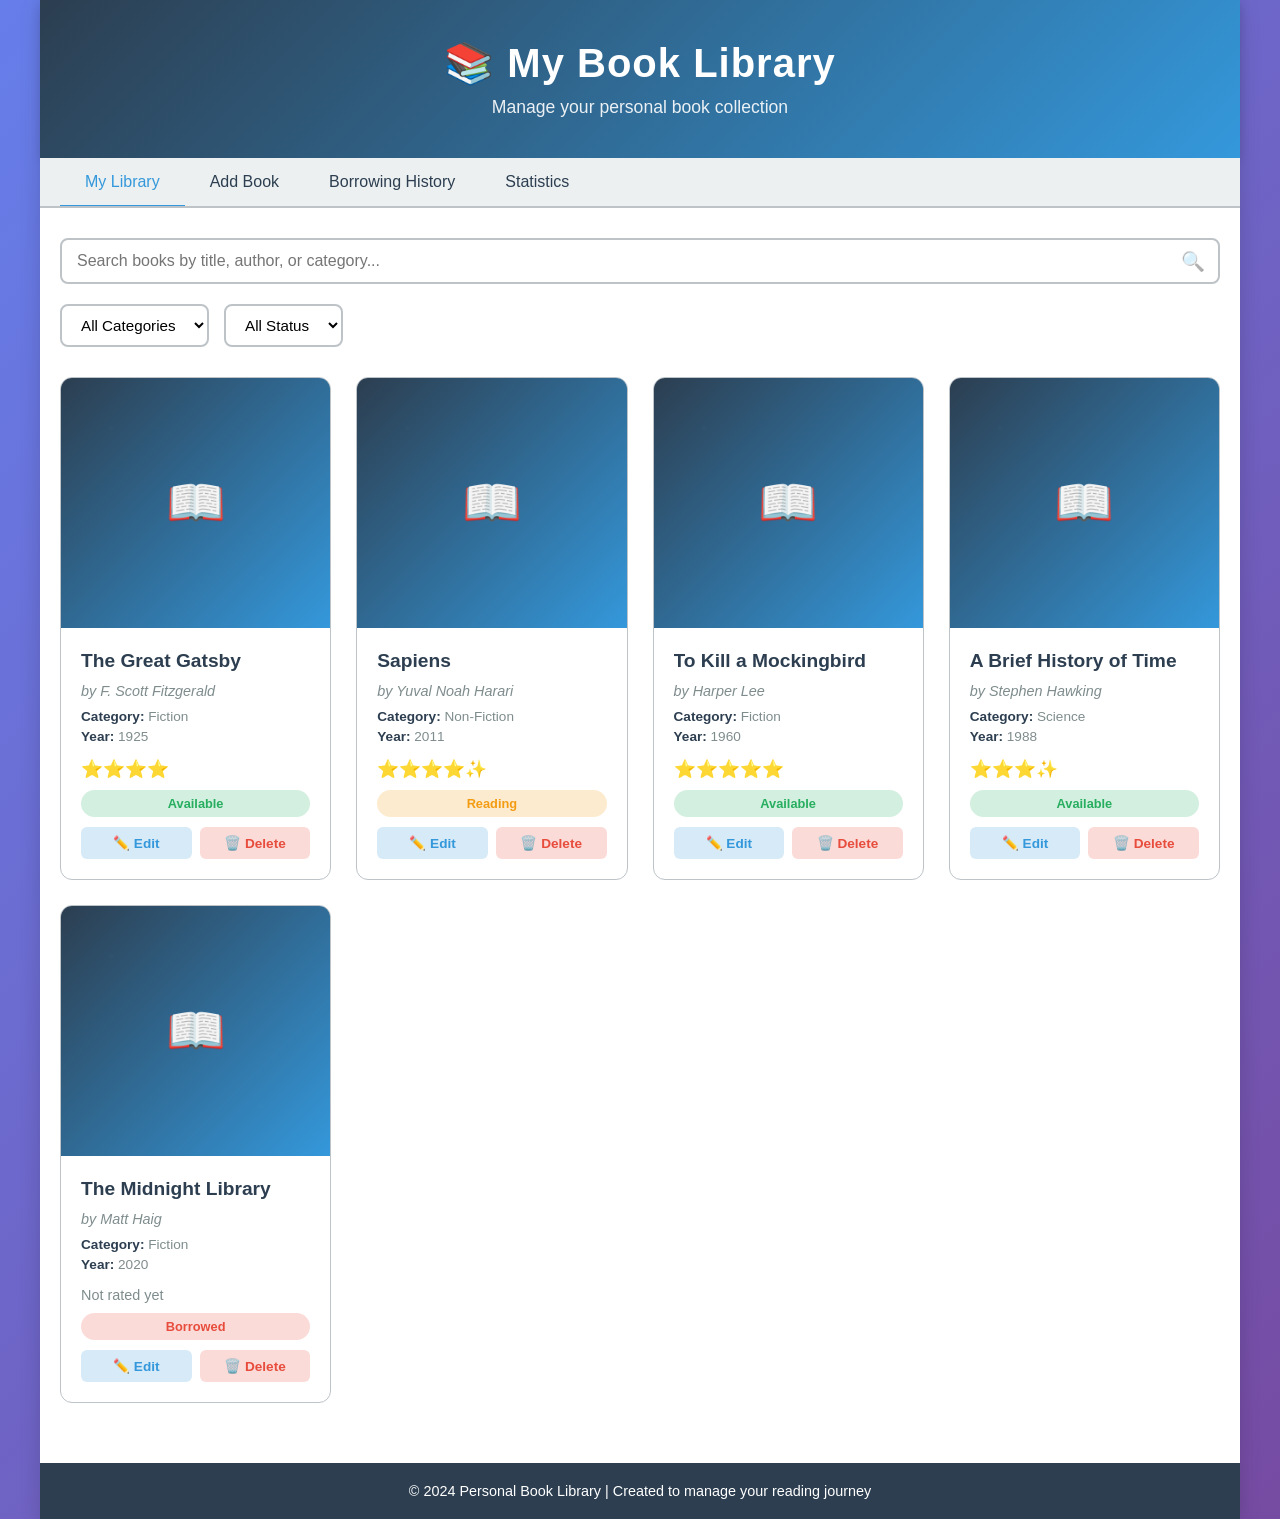
<file: Book Library/index.html>
<!DOCTYPE html>
<html lang="en">

<head>
    <meta charset="UTF-8">
    <meta name="viewport" content="width=device-width, initial-scale=1.0">
    <title>Personal Book Library</title>
    <link rel="stylesheet" href="styles.css">
</head>

<body>
    <div class="container">
        <!-- Header -->
        <header class="header">
            <div class="header-content">
                <h1>📚 My Book Library</h1>
                <p class="subtitle">Manage your personal book collection</p>
            </div>
        </header>

        <!-- Navigation Tabs -->
        <nav class="nav-tabs">
            <button class="tab-btn active" data-tab="library">My Library</button>
            <button class="tab-btn" data-tab="add-book">Add Book</button>
            <button class="tab-btn" data-tab="history">Borrowing History</button>
            <button class="tab-btn" data-tab="stats">Statistics</button>
        </nav>

        <!-- Main Content -->
        <main class="main-content">
            <!-- Library Tab -->
            <section id="library" class="tab-content active">
                <div class="library-controls">
                    <div class="search-box">
                        <input type="text" id="searchInput" placeholder="Search books by title, author, or category...">
                        <span class="search-icon">🔍</span>
                    </div>
                    <div class="filter-section">
                        <select id="categoryFilter" class="filter-select">
                            <option value="">All Categories</option>
                            <option value="Fiction">Fiction</option>
                            <option value="Non-Fiction">Non-Fiction</option>
                            <option value="Science">Science</option>
                            <option value="Mystery">Mystery</option>
                            <option value="Romance">Romance</option>
                            <option value="Biography">Biography</option>
                            <option value="History">History</option>
                            <option value="Technology">Technology</option>
                            <option value="Self-Help">Self-Help</option>
                            <option value="Poetry">Poetry</option>
                        </select>
                        <select id="statusFilter" class="filter-select">
                            <option value="">All Status</option>
                            <option value="Available">Available</option>
                            <option value="Borrowed">Borrowed</option>
                            <option value="Reading">Reading</option>
                        </select>
                    </div>
                </div>

                <div id="booksGrid" class="books-grid">
                    <!-- Books will be dynamically added here -->
                </div>

                <div id="emptyState" class="empty-state">
                    <p>📖 No books in your library yet. Start by adding a book!</p>
                </div>
            </section>

            <!-- Add Book Tab -->
            <section id="add-book" class="tab-content">
                <div class="form-container">
                    <h2>Add New Book</h2>
                    <form id="bookForm">
                        <div class="form-group">
                            <label for="title">Book Title *</label>
                            <input type="text" id="title" required placeholder="Enter book title">
                        </div>

                        <div class="form-group">
                            <label for="author">Author *</label>
                            <input type="text" id="author" required placeholder="Enter author name">
                        </div>

                        <div class="form-row">
                            <div class="form-group">
                                <label for="category">Category *</label>
                                <select id="category" required>
                                    <option value="">Select category</option>
                                    <option value="Fiction">Fiction</option>
                                    <option value="Non-Fiction">Non-Fiction</option>
                                    <option value="Science">Science</option>
                                    <option value="Mystery">Mystery</option>
                                    <option value="Romance">Romance</option>
                                    <option value="Biography">Biography</option>
                                    <option value="History">History</option>
                                    <option value="Technology">Technology</option>
                                    <option value="Self-Help">Self-Help</option>
                                    <option value="Poetry">Poetry</option>
                                </select>
                            </div>

                            <div class="form-group">
                                <label for="year">Publication Year *</label>
                                <input type="number" id="year" required placeholder="e.g., 2023" min="1000" max="2100">
                            </div>
                        </div>

                        <div class="form-row">
                            <div class="form-group">
                                <label for="pages">Number of Pages</label>
                                <input type="number" id="pages" placeholder="e.g., 320" min="1">
                            </div>

                            <div class="form-group">
                                <label for="isbn">ISBN</label>
                                <input type="text" id="isbn" placeholder="Enter ISBN">
                            </div>
                        </div>

                        <div class="form-group">
                            <label for="status">Status *</label>
                            <select id="status" required>
                                <option value="Available">Available</option>
                                <option value="Reading">Reading</option>
                                <option value="Borrowed">Borrowed</option>
                            </select>
                        </div>

                        <div class="form-group">
                            <label for="rating">Rating (1-5 stars)</label>
                            <div class="rating-input">
                                <input type="number" id="rating" min="1" max="5" step="0.5" placeholder="4.5">
                                <span class="rating-help">Leave blank if not read yet</span>
                            </div>
                        </div>

                        <div class="form-group">
                            <label for="notes">Notes</label>
                            <textarea id="notes" rows="4"
                                placeholder="Add your thoughts, quotes, or reminders about this book..."></textarea>
                        </div>

                        <button type="submit" class="btn btn-primary">Add Book</button>
                    </form>
                </div>
            </section>

            <!-- Borrowing History Tab -->
            <section id="history" class="tab-content">
                <div class="history-container">
                    <h2>Borrowing History</h2>

                    <div class="history-filters">
                        <select id="historyFilter" class="filter-select">
                            <option value="">All Entries</option>
                            <option value="Borrowed">Borrowed</option>
                            <option value="Returned">Returned</option>
                        </select>
                    </div>

                    <div id="historyList" class="history-list">
                        <!-- History entries will be dynamically added here -->
                    </div>

                    <div id="emptyHistory" class="empty-state">
                        <p>📋 No borrowing history yet. Start borrowing books!</p>
                    </div>
                </div>
            </section>

            <!-- Statistics Tab -->
            <section id="stats" class="tab-content">
                <div class="stats-container">
                    <h2>Library Statistics</h2>

                    <div class="stats-grid">
                        <div class="stat-card">
                            <h3>Total Books</h3>
                            <p class="stat-number" id="totalBooks">0</p>
                        </div>
                        <div class="stat-card">
                            <h3>Books Available</h3>
                            <p class="stat-number" id="availableBooks">0</p>
                        </div>
                        <div class="stat-card">
                            <h3>Currently Reading</h3>
                            <p class="stat-number" id="readingBooks">0</p>
                        </div>
                        <div class="stat-card">
                            <h3>Books Borrowed</h3>
                            <p class="stat-number" id="borrowedBooks">0</p>
                        </div>
                        <div class="stat-card">
                            <h3>Average Rating</h3>
                            <p class="stat-number" id="avgRating">0.0</p>
                        </div>
                        <div class="stat-card">
                            <h3>Total Pages Read</h3>
                            <p class="stat-number" id="totalPages">0</p>
                        </div>
                    </div>

                    <div class="category-stats">
                        <h3>Books by Category</h3>
                        <div id="categoryStats" class="category-list">
                            <!-- Category statistics will be added here -->
                        </div>
                    </div>
                </div>
            </section>
        </main>

        <!-- Footer -->
        <footer class="footer">
            <p>&copy; 2024 Personal Book Library | Created to manage your reading journey</p>
        </footer>
    </div>

    <!-- Book Modal -->
    <div id="bookModal" class="modal">
        <div class="modal-content">
            <span class="close-btn">&times;</span>
            <div id="modalBody">
                <!-- Book details will be displayed here -->
            </div>
        </div>
    </div>

    <!-- Notification Toast -->
    <div id="notification" class="notification"></div>

    <script src="script.js"></script>
</body>

</html>
</file>
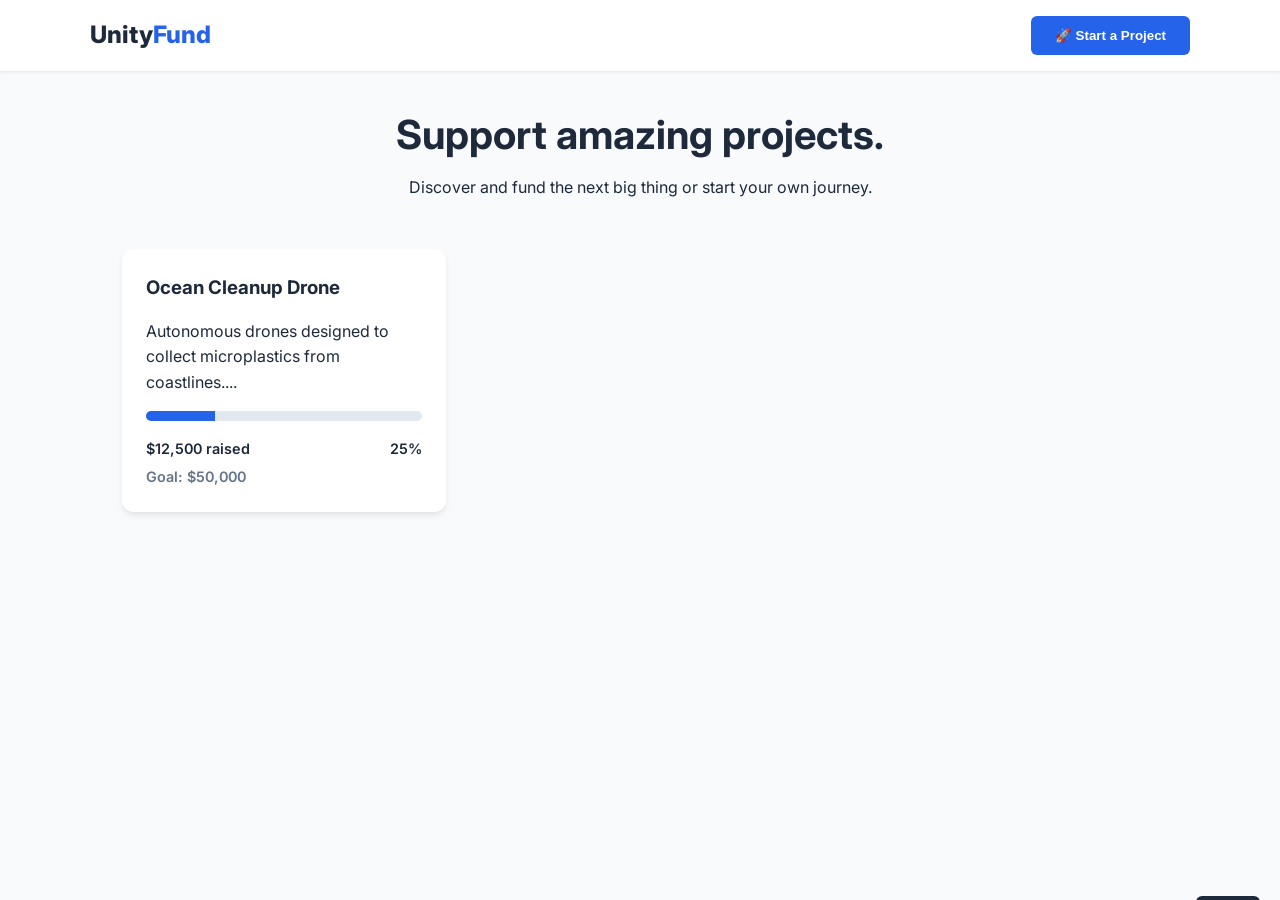
<file: Crowdfunding Platform/index.html>
<!DOCTYPE html>
<html lang="en">

<head>
    <meta charset="UTF-8">
    <meta name="viewport" content="width=device-width, initial-scale=1.0">
    <title>UnityFund | Crowdfunding Platform</title>
    <link rel="stylesheet" href="styles.css">
    <link href="https://fonts.googleapis.com/css2?family=Inter:wght@400;500;600;700&display=swap" rel="stylesheet">
</head>

<body>
    <nav class="navbar">
        <div class="nav-container">
            <h1 class="logo">Unity<span>Fund</span></h1>
            <button class="btn btn-primary" id="openCreateModal">🚀 Start a Project</button>
        </div>
    </nav>

    <main class="container">
        <header class="hero">
            <h2>Support amazing projects.</h2>
            <p>Discover and fund the next big thing or start your own journey.</p>
        </header>

        <div id="projectGrid" class="project-grid">
            <!-- Projects will be injected here -->
        </div>
    </main>

    <!-- Create Project Modal -->
    <div id="createModal" class="modal">
        <div class="modal-content">
            <span class="close" id="closeCreate">&times;</span>
            <h2>Create New Project</h2>
            <form id="projectForm">
                <div class="form-group">
                    <label>Project Title</label>
                    <input type="text" id="projTitle" required placeholder="e.g. Eco-friendly Water Bottle">
                </div>
                <div class="form-group">
                    <label>Description</label>
                    <textarea id="projDesc" required placeholder="Describe your mission..."></textarea>
                </div>
                <div class="form-group">
                    <label>Funding Goal ($)</label>
                    <input type="number" id="projGoal" required min="10">
                </div>
                <button type="submit" class="btn btn-block">Launch Project</button>
            </form>
        </div>
    </div>

    <!-- Project Detail Modal -->
    <div id="detailModal" class="modal">
        <div class="modal-content modal-large">
            <span class="close" id="closeDetail">&times;</span>
            <div id="detailView"></div>

            <div class="contribution-section">
                <h3>Back this project</h3>
                <div class="input-group">
                    <input type="number" id="contributeAmount" placeholder="Amount ($)" min="1">
                    <button class="btn btn-primary" id="confirmPayment">Contribute</button>
                </div>
            </div>

            <div class="update-section">
                <h3>Project Updates</h3>
                <div id="updateList" class="update-list"></div>
                <div class="add-update">
                    <textarea id="updateText" placeholder="Post a new update..."></textarea>
                    <button class="btn btn-secondary" id="postUpdate">Post Update</button>
                </div>
            </div>
        </div>
    </div>

    <!-- Payment Processing Overlay -->
    <div id="paymentOverlay" class="payment-overlay">
        <div class="loader-content">
            <div class="spinner"></div>
            <p>Processing Payment...</p>
        </div>
    </div>

    <div id="notification" class="notification"></div>

    <script src="script.js"></script>
</body>

</html>
</file>
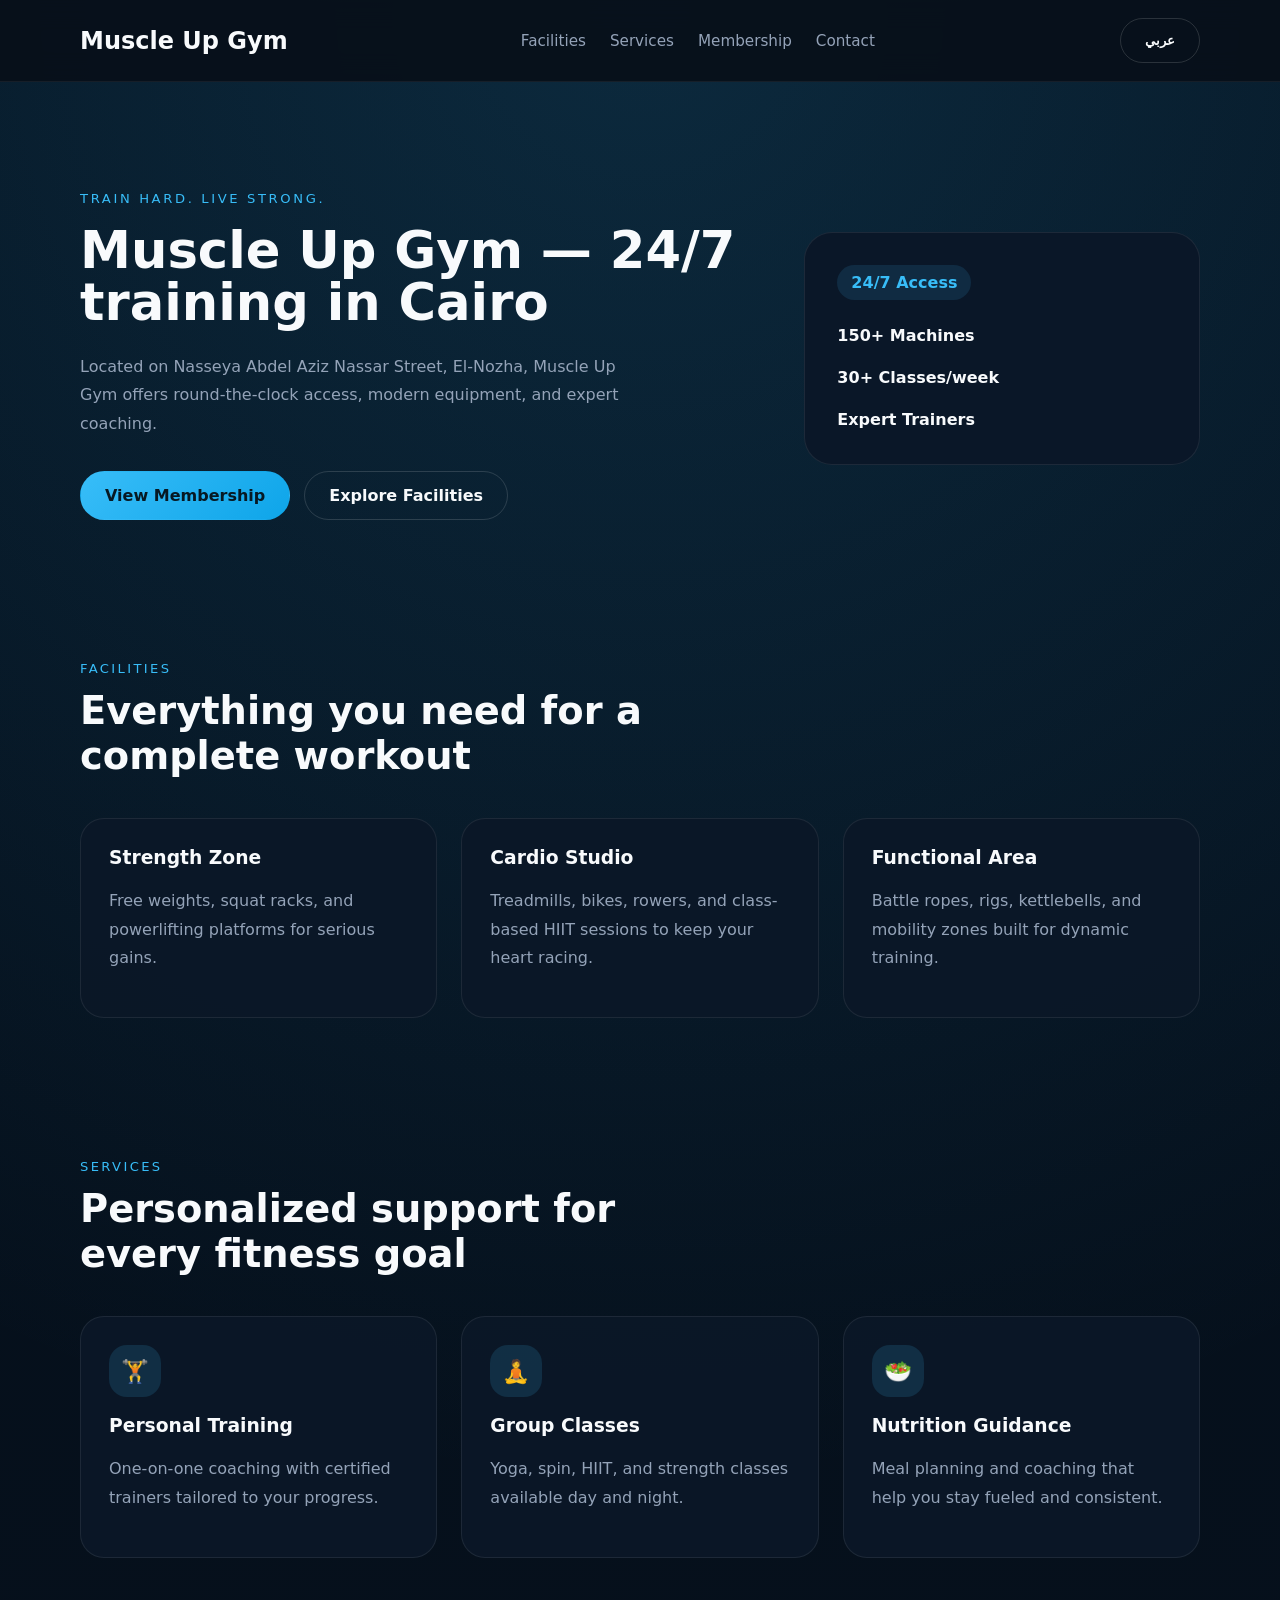
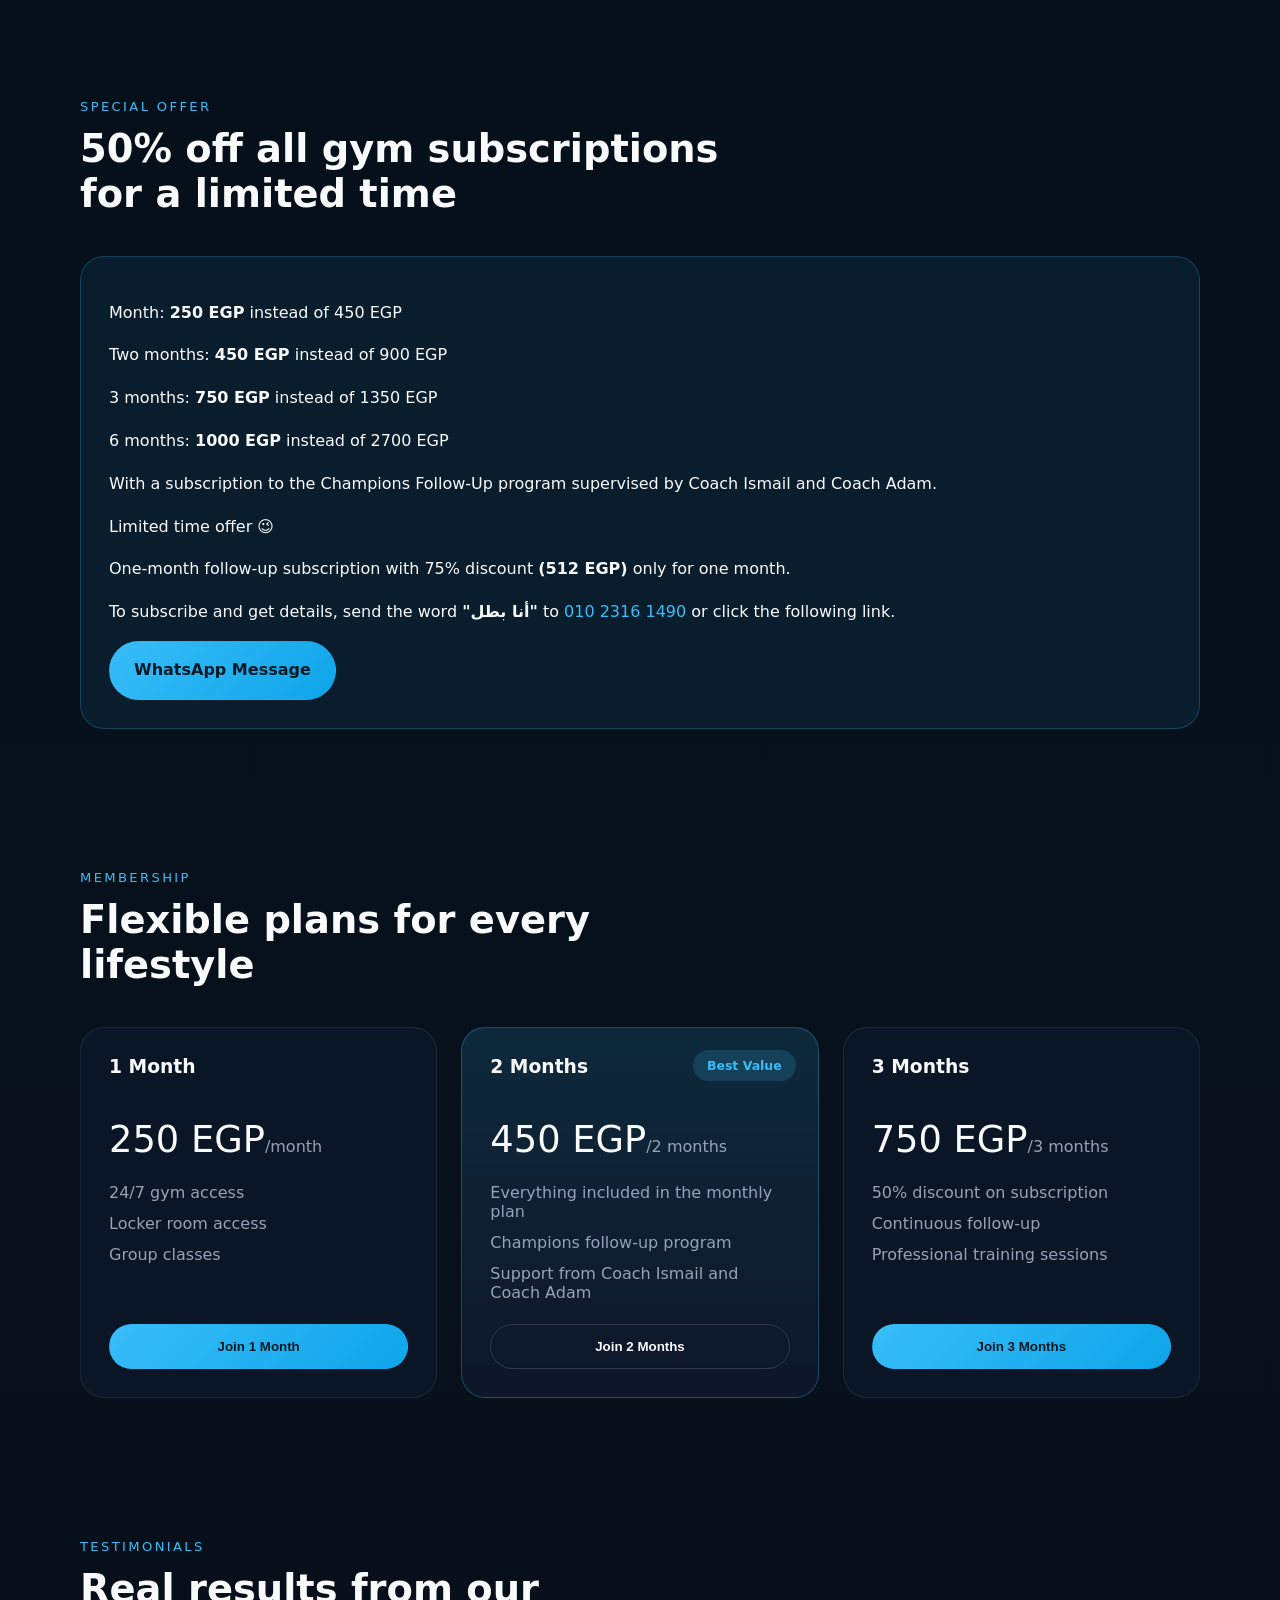
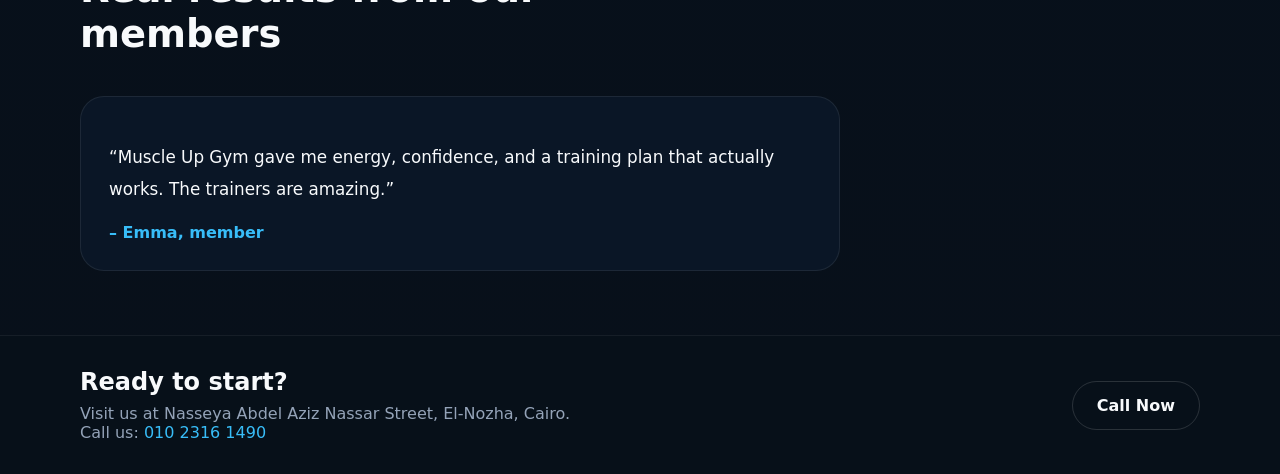
<file: Gym Website/index.html>
<!DOCTYPE html>
<html lang="en" dir="ltr">
<head>
  <meta charset="UTF-8" />
  <meta name="viewport" content="width=device-width, initial-scale=1.0" />
  <title>Muscle Up Gym</title>
  <link rel="stylesheet" href="styles.css" />
</head>
<body>
  <header class="site-header">
    <div class="container header-inner">
      <a href="#home" class="brand" id="brand">Muscle Up Gym</a>
      <nav class="site-nav" id="siteNav">
        <a href="#facilities" id="navFacilities">Facilities</a>
        <a href="#services" id="navServices">Services</a>
        <a href="#plans" id="navPlans">Membership</a>
        <a href="#contact" id="navContact">Contact</a>
      </nav>
      <button class="nav-toggle" id="navToggle" aria-label="Toggle navigation">☰</button>
      <button id="langToggle" class="btn btn-secondary lang-btn" aria-label="Switch language">عربي</button>
    </div>
  </header>

  <main>
    <section class="hero" id="home">
      <div class="container hero-content">
        <div>
          <p class="eyebrow" id="heroEyebrow">Train hard. Live strong.</p>
          <h1 id="heroTitle">Muscle Up Gym — 24/7 training in Cairo</h1>
          <p class="hero-copy" id="heroCopy">Located on Nasseya Abdel Aziz Nassar Street, El-Nozha, Muscle Up Gym offers round-the-clock access, modern equipment, and expert coaching.</p>
          <div class="hero-actions">
            <a href="#plans" class="btn btn-primary" id="heroMembershipBtn">View Membership</a>
            <a href="#facilities" class="btn btn-secondary" id="heroFacilitiesBtn">Explore Facilities</a>
          </div>
        </div>
        <div class="hero-card">
          <div class="hero-tag" id="heroTag">24/7 Access</div>
          <ul class="hero-stats">
            <li id="heroStat1"><strong>150+</strong> Machines</li>
            <li id="heroStat2"><strong>30+</strong> Classes/week</li>
            <li id="heroStat3"><strong>Expert</strong> Trainers</li>
          </ul>
        </div>
      </div>
    </section>

    <section class="section facilities" id="facilities">
      <div class="container">
        <div class="section-header">
          <p class="section-label" id="facilitiesLabel">Facilities</p>
          <h2 id="facilitiesTitle">Everything you need for a complete workout</h2>
        </div>
        <div class="grid cards-grid">
          <article class="card">
            <h3 id="strengthTitle">Strength Zone</h3>
            <p id="strengthDesc">Free weights, squat racks, and powerlifting platforms for serious gains.</p>
          </article>
          <article class="card">
            <h3 id="cardioTitle">Cardio Studio</h3>
            <p id="cardioDesc">Treadmills, bikes, rowers, and class-based HIIT sessions to keep your heart racing.</p>
          </article>
          <article class="card">
            <h3 id="functionalTitle">Functional Area</h3>
            <p id="functionalDesc">Battle ropes, rigs, kettlebells, and mobility zones built for dynamic training.</p>
          </article>
        </div>
      </div>
    </section>

    <section class="section services" id="services">
      <div class="container">
        <div class="section-header">
          <p class="section-label" id="servicesLabel">Services</p>
          <h2 id="servicesTitle">Personalized support for every fitness goal</h2>
        </div>
        <div class="grid services-grid">
          <article class="service-card">
            <span class="service-icon">🏋️</span>
            <h3 id="personalTrainingTitle">Personal Training</h3>
            <p id="personalTrainingDesc">One-on-one coaching with certified trainers tailored to your progress.</p>
          </article>
          <article class="service-card">
            <span class="service-icon">🧘</span>
            <h3 id="groupClassesTitle">Group Classes</h3>
            <p id="groupClassesDesc">Yoga, spin, HIIT, and strength classes available day and night.</p>
          </article>
          <article class="service-card">
            <span class="service-icon">🥗</span>
            <h3 id="nutritionGuidanceTitle">Nutrition Guidance</h3>
            <p id="nutritionGuidanceDesc">Meal planning and coaching that help you stay fueled and consistent.</p>
          </article>
        </div>
      </div>
    </section>

    <section class="section promo" id="offer">
      <div class="container">
        <div class="section-header">
          <p class="section-label" id="promoLabel">عرض خاص</p>
          <h2 id="promoTitle">خصم 50% على كل اشتراكات الجيم لفترة محدودة</h2>
        </div>
        <div class="promo-card">
          <p id="promoLine1">الشهر : <strong>250 جنيه</strong> بدل 450 جنيه</p>
          <p id="promoLine2">الشهرين : <strong>450 جنيه</strong> بدل 900 جنيه</p>
          <p id="promoLine3">3 شهور : <strong>750 جنيه</strong> بدل 1350 جنيه</p>
          <p id="promoLine4">6 شهور : <strong>1000 جنيه</strong> بدل 2700 جنيه</p>
          <p id="promoLine5">بشرط الاشتراك فى برنامج متابعة الأبطال تحت إشراف كابتن / إسماعيل و كابتن / أدم.</p>
          <p id="promoLine6">والسعر لفترة محدودة 😉</p>
          <p id="promoLine7">اشتراك الشهر متابعة بخصم 75% <strong>(512 جنيه)</strong> فقط للشهر.</p>
          <p id="promoContactLine">للإشتراك و التفاصيل أرسل كلمة <strong>"أنا بطل"</strong> على رقم <a href="tel:01023161490" class="footer-link" id="promoContactNumber">010 2316 1490</a> أو اضغط على الرابط التالي.</p>
          <a href="https://wa.me/201023161490?text=أنا%20بطل" class="btn btn-primary" id="promoWhatsAppBtn">رسالة واتساب</a>
        </div>
      </div>
    </section>

    <section class="section plans" id="plans">
      <div class="container">
        <div class="section-header">
          <p class="section-label" id="plansLabel">Membership</p>
          <h2 id="plansTitle">Flexible plans for every lifestyle</h2>
        </div>
        <div class="grid plans-grid">
          <article class="plan-card">
            <h3 id="plan1Title">1 شهر</h3>
            <p class="plan-price" id="plan1Price">250ج<span>/شهر</span></p>
            <ul>
              <li id="plan1li1">الجيم مفتوح طوال الوقت</li>
              <li id="plan1li2">دخول غرفة تبديل الملابس</li>
              <li id="plan1li3">حصص جماعية</li>
            </ul>
            <button class="btn btn-primary" id="plan1Btn">اشتراك الشهر</button>
          </article>
          <article class="plan-card featured">
            <span class="badge" id="plan2Badge">أفضل عرض</span>
            <h3 id="plan2Title">2 شهر</h3>
            <p class="plan-price" id="plan2Price">450ج<span>/شهرين</span></p>
            <ul>
              <li id="plan2li1">كل مميزات الاشتراك الشهري</li>
              <li id="plan2li2">برنامج متابعة الأبطال</li>
              <li id="plan2li3">دعم كابتن إسماعيل وكابتن أدم</li>
            </ul>
            <button class="btn btn-secondary" id="plan2Btn">اشتراك الشهرين</button>
          </article>
          <article class="plan-card">
            <h3 id="plan3Title">3 شهور</h3>
            <p class="plan-price" id="plan3Price">750ج<span>/3 شهور</span></p>
            <ul>
              <li id="plan3li1">تخفيض 50% على الاشتراك</li>
              <li id="plan3li2">متابعة مستمرة</li>
              <li id="plan3li3">جلسات ومتابعة احترافية</li>
            </ul>
            <button class="btn btn-primary" id="plan3Btn">اشتراك 3 شهور</button>
          </article>
        </div>
      </div>
    </section>

    <section class="section testimonials">
      <div class="container">
        <div class="section-header">
          <p class="section-label" id="testimonialsLabel">Testimonials</p>
          <h2 id="testimonialsTitle">Real results from our members</h2>
        </div>
        <div class="testimonial-card">
          <p id="testimonialText">“Muscle Up Gym gave me energy, confidence, and a training plan that actually works. The trainers are amazing.”</p>
          <strong id="testimonialAuthor">– Emma, member</strong>
        </div>
      </div>
    </section>
  </main>

  <footer class="site-footer" id="contact">
    <div class="container footer-inner">
      <div>
        <h2 id="footerTitle">Ready to start?</h2>
        <p id="footerLine1">Visit us at Nasseya Abdel Aziz Nassar Street, El-Nozha, Cairo.</p>
        <p id="footerLine2">Call us: <a href="tel:01023161490" class="footer-link" id="footerPhone">010 2316 1490</a></p>
      </div>
      <a href="tel:01023161490" class="btn btn-secondary" id="footerButton">Call Now</a>
    </div>
  </footer>

  <script src="script.js"></script>
</body>
</html>
</file>
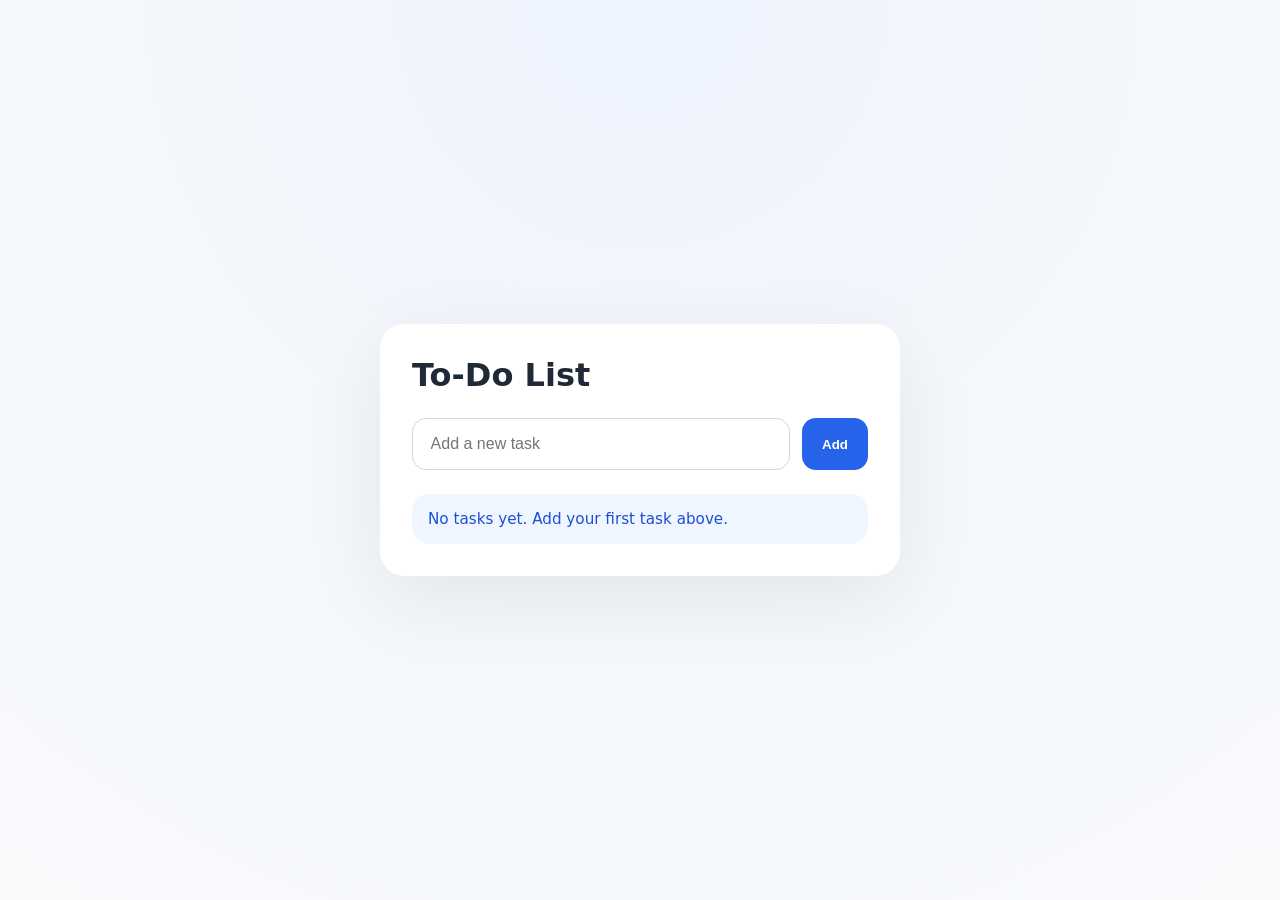
<file: To-Do List App/index.html>
<!DOCTYPE html>
<html lang="en">
<head>
  <meta charset="UTF-8" />
  <meta name="viewport" content="width=device-width, initial-scale=1.0" />
  <title>To-Do List App</title>
  <link rel="stylesheet" href="style.css" />
</head>
<body>
  <main class="app-shell">
    <section class="todo-card">
      <h1>To-Do List</h1>
      <form id="todo-form" class="todo-form">
        <input id="todo-input" type="text" placeholder="Add a new task" maxlength="100" autocomplete="off" />
        <button type="submit">Add</button>
      </form>
      <ul id="todo-list" class="todo-list"></ul>
    </section>
  </main>
  <script src="script.js"></script>
</body>
</html>
</file>
<file: Book Library/styles.css>
/* Global Styles */
:root {
    --primary-color: #2c3e50;
    --secondary-color: #3498db;
    --accent-color: #e74c3c;
    --success-color: #27ae60;
    --warning-color: #f39c12;
    --light-bg: #ecf0f1;
    --white: #ffffff;
    --text-dark: #2c3e50;
    --text-light: #7f8c8d;
    --border-color: #bdc3c7;
    --shadow: 0 2px 10px rgba(0, 0, 0, 0.1);
    --shadow-lg: 0 5px 20px rgba(0, 0, 0, 0.15);
    --transition: all 0.3s ease;
}

* {
    margin: 0;
    padding: 0;
    box-sizing: border-box;
}

body {
    font-family: 'Segoe UI', Tahoma, Geneva, Verdana, sans-serif;
    background: linear-gradient(135deg, #667eea 0%, #764ba2 100%);
    min-height: 100vh;
    color: var(--text-dark);
}

/* Container */
.container {
    max-width: 1200px;
    margin: 0 auto;
    background: var(--white);
    min-height: 100vh;
    display: flex;
    flex-direction: column;
    box-shadow: var(--shadow-lg);
}

/* Header */
.header {
    background: linear-gradient(135deg, var(--primary-color) 0%, var(--secondary-color) 100%);
    color: var(--white);
    padding: 40px 20px;
    text-align: center;
    box-shadow: var(--shadow);
}

.header-content h1 {
    font-size: 2.5rem;
    margin-bottom: 10px;
    font-weight: 700;
    letter-spacing: 1px;
}

.header-content .subtitle {
    font-size: 1.1rem;
    opacity: 0.9;
    font-weight: 300;
}

/* Navigation Tabs */
.nav-tabs {
    display: flex;
    background: var(--light-bg);
    border-bottom: 2px solid var(--border-color);
    overflow-x: auto;
    padding: 0 20px;
    gap: 0;
}

.tab-btn {
    background: none;
    border: none;
    padding: 15px 25px;
    font-size: 1rem;
    cursor: pointer;
    color: var(--text-dark);
    font-weight: 500;
    transition: var(--transition);
    position: relative;
    white-space: nowrap;
}

.tab-btn:hover {
    background: rgba(52, 152, 219, 0.1);
    color: var(--secondary-color);
}

.tab-btn.active {
    color: var(--secondary-color);
}

.tab-btn.active::after {
    content: '';
    position: absolute;
    bottom: -2px;
    left: 0;
    right: 0;
    height: 3px;
    background: var(--secondary-color);
}

/* Main Content */
.main-content {
    flex: 1;
    padding: 30px 20px;
    max-width: 100%;
}

.tab-content {
    display: none;
    animation: fadeIn 0.3s ease;
}

.tab-content.active {
    display: block;
}

@keyframes fadeIn {
    from {
        opacity: 0;
        transform: translateY(10px);
    }
    to {
        opacity: 1;
        transform: translateY(0);
    }
}

/* Library Section */
.library-controls {
    margin-bottom: 30px;
}

.search-box {
    position: relative;
    margin-bottom: 20px;
}

.search-box input {
    width: 100%;
    padding: 12px 40px 12px 15px;
    border: 2px solid var(--border-color);
    border-radius: 8px;
    font-size: 1rem;
    transition: var(--transition);
}

.search-box input:focus {
    outline: none;
    border-color: var(--secondary-color);
    box-shadow: 0 0 0 3px rgba(52, 152, 219, 0.1);
}

.search-icon {
    position: absolute;
    right: 15px;
    top: 50%;
    transform: translateY(-50%);
    font-size: 1.2rem;
    opacity: 0.5;
}

.filter-section {
    display: flex;
    gap: 15px;
    flex-wrap: wrap;
}

.filter-select {
    padding: 10px 15px;
    border: 2px solid var(--border-color);
    border-radius: 8px;
    font-size: 0.95rem;
    cursor: pointer;
    transition: var(--transition);
    background: var(--white);
}

.filter-select:focus {
    outline: none;
    border-color: var(--secondary-color);
    box-shadow: 0 0 0 3px rgba(52, 152, 219, 0.1);
}

/* Books Grid */
.books-grid {
    display: grid;
    grid-template-columns: repeat(auto-fill, minmax(250px, 1fr));
    gap: 25px;
    margin-bottom: 30px;
}

.book-card {
    background: var(--white);
    border: 1px solid var(--border-color);
    border-radius: 12px;
    overflow: hidden;
    transition: var(--transition);
    cursor: pointer;
    display: flex;
    flex-direction: column;
    height: 100%;
}

.book-card:hover {
    transform: translateY(-8px);
    box-shadow: var(--shadow-lg);
    border-color: var(--secondary-color);
}

.book-cover {
    width: 100%;
    height: 250px;
    background: linear-gradient(135deg, var(--primary-color), var(--secondary-color));
    display: flex;
    align-items: center;
    justify-content: center;
    color: var(--white);
    font-size: 3rem;
    text-align: center;
    padding: 20px;
    position: relative;
    overflow: hidden;
}

.book-cover::before {
    content: '';
    position: absolute;
    top: 0;
    left: 0;
    right: 0;
    bottom: 0;
    background: url('data:image/svg+xml,<svg xmlns="http://www.w3.org/2000/svg" viewBox="0 0 100 100"><circle cx="20" cy="20" r="1" fill="white" opacity="0.1"/><circle cx="80" cy="80" r="1" fill="white" opacity="0.1"/></svg>');
    opacity: 0.1;
}

.book-info {
    padding: 20px;
    flex: 1;
    display: flex;
    flex-direction: column;
}

.book-title {
    font-size: 1.2rem;
    font-weight: 600;
    margin-bottom: 8px;
    color: var(--text-dark);
    line-height: 1.4;
    display: -webkit-box;
    -webkit-line-clamp: 2;
    -webkit-box-orient: vertical;
    overflow: hidden;
}

.book-author {
    font-size: 0.9rem;
    color: var(--text-light);
    margin-bottom: 10px;
    font-style: italic;
}

.book-meta {
    font-size: 0.85rem;
    color: var(--text-light);
    margin-bottom: 5px;
}

.book-meta strong {
    color: var(--text-dark);
}

.book-rating {
    margin: 10px 0;
    font-size: 1.1rem;
}

.book-rating.no-rating {
    color: var(--text-light);
    font-size: 0.9rem;
}

.book-status {
    display: inline-block;
    padding: 6px 12px;
    border-radius: 20px;
    font-size: 0.8rem;
    font-weight: 600;
    margin-top: auto;
    text-align: center;
    margin-bottom: 10px;
}

.book-status.available {
    background: rgba(39, 174, 96, 0.2);
    color: var(--success-color);
}

.book-status.reading {
    background: rgba(243, 156, 18, 0.2);
    color: var(--warning-color);
}

.book-status.borrowed {
    background: rgba(231, 76, 60, 0.2);
    color: var(--accent-color);
}

.book-actions {
    display: flex;
    gap: 8px;
}

.book-btn {
    flex: 1;
    padding: 8px;
    border: none;
    border-radius: 6px;
    font-size: 0.85rem;
    cursor: pointer;
    transition: var(--transition);
    font-weight: 600;
}

.book-btn.edit {
    background: rgba(52, 152, 219, 0.2);
    color: var(--secondary-color);
}

.book-btn.delete {
    background: rgba(231, 76, 60, 0.2);
    color: var(--accent-color);
}

.book-btn:hover {
    opacity: 0.8;
}

/* Empty State */
.empty-state {
    text-align: center;
    padding: 60px 20px;
    color: var(--text-light);
    font-size: 1.1rem;
}

/* Form Styles */
.form-container {
    max-width: 600px;
    margin: 0 auto;
    background: var(--light-bg);
    padding: 30px;
    border-radius: 12px;
}

.form-container h2 {
    margin-bottom: 25px;
    color: var(--text-dark);
}

.form-group {
    margin-bottom: 20px;
}

.form-row {
    display: grid;
    grid-template-columns: 1fr 1fr;
    gap: 20px;
}

.form-group label {
    display: block;
    margin-bottom: 8px;
    font-weight: 600;
    color: var(--text-dark);
}

.form-group input,
.form-group select,
.form-group textarea {
    width: 100%;
    padding: 12px;
    border: 2px solid var(--border-color);
    border-radius: 8px;
    font-size: 1rem;
    font-family: inherit;
    transition: var(--transition);
}

.form-group input:focus,
.form-group select:focus,
.form-group textarea:focus {
    outline: none;
    border-color: var(--secondary-color);
    box-shadow: 0 0 0 3px rgba(52, 152, 219, 0.1);
}

.rating-input {
    display: flex;
    align-items: center;
    gap: 10px;
}

.rating-input input {
    flex: 0 0 100px;
}

.rating-help {
    font-size: 0.85rem;
    color: var(--text-light);
}

/* Buttons */
.btn {
    padding: 12px 30px;
    border: none;
    border-radius: 8px;
    font-size: 1rem;
    font-weight: 600;
    cursor: pointer;
    transition: var(--transition);
    width: 100%;
}

.btn-primary {
    background: var(--secondary-color);
    color: var(--white);
}

.btn-primary:hover {
    background: #2980b9;
    transform: translateY(-2px);
    box-shadow: var(--shadow);
}

.btn-secondary {
    background: var(--light-bg);
    color: var(--text-dark);
}

.btn-secondary:hover {
    background: var(--border-color);
}

/* History Section */
.history-container {
    max-width: 900px;
    margin: 0 auto;
}

.history-filters {
    margin-bottom: 25px;
}

.history-list {
    display: flex;
    flex-direction: column;
    gap: 15px;
}

.history-item {
    background: var(--light-bg);
    padding: 20px;
    border-radius: 8px;
    border-left: 4px solid var(--secondary-color);
    transition: var(--transition);
}

.history-item:hover {
    box-shadow: var(--shadow);
    transform: translateX(5px);
}

.history-item.returned {
    border-left-color: var(--success-color);
    opacity: 0.8;
}

.history-header {
    display: flex;
    justify-content: space-between;
    align-items: center;
    margin-bottom: 10px;
}

.history-title {
    font-weight: 600;
    color: var(--text-dark);
    font-size: 1.1rem;
}

.history-status {
    display: inline-block;
    padding: 6px 12px;
    border-radius: 20px;
    font-size: 0.8rem;
    font-weight: 600;
}

.history-status.borrowed {
    background: rgba(231, 76, 60, 0.2);
    color: var(--accent-color);
}

.history-status.returned {
    background: rgba(39, 174, 96, 0.2);
    color: var(--success-color);
}

.history-details {
    display: grid;
    grid-template-columns: repeat(auto-fit, minmax(150px, 1fr));
    gap: 15px;
    margin-top: 10px;
}

.history-detail {
    font-size: 0.9rem;
}

.history-detail-label {
    color: var(--text-light);
    font-weight: 600;
    display: block;
    margin-bottom: 3px;
}

.history-detail-value {
    color: var(--text-dark);
}

/* Statistics Section */
.stats-container {
    max-width: 1000px;
    margin: 0 auto;
}

.stats-grid {
    display: grid;
    grid-template-columns: repeat(auto-fit, minmax(200px, 1fr));
    gap: 20px;
    margin-bottom: 40px;
}

.stat-card {
    background: linear-gradient(135deg, var(--primary-color), var(--secondary-color));
    color: var(--white);
    padding: 25px;
    border-radius: 12px;
    text-align: center;
    box-shadow: var(--shadow);
    transition: var(--transition);
}

.stat-card:hover {
    transform: translateY(-5px);
    box-shadow: var(--shadow-lg);
}

.stat-card h3 {
    font-size: 1rem;
    font-weight: 500;
    opacity: 0.9;
    margin-bottom: 10px;
}

.stat-number {
    font-size: 2.5rem;
    font-weight: 700;
}

.category-stats {
    background: var(--light-bg);
    padding: 25px;
    border-radius: 12px;
}

.category-stats h3 {
    margin-bottom: 20px;
    color: var(--text-dark);
}

.category-list {
    display: grid;
    grid-template-columns: repeat(auto-fit, minmax(150px, 1fr));
    gap: 15px;
}

.category-item {
    background: var(--white);
    padding: 15px;
    border-radius: 8px;
    border-left: 3px solid var(--secondary-color);
    transition: var(--transition);
}

.category-item:hover {
    box-shadow: var(--shadow);
}

.category-name {
    font-weight: 600;
    color: var(--text-dark);
    margin-bottom: 5px;
}

.category-count {
    font-size: 1.5rem;
    font-weight: 700;
    color: var(--secondary-color);
}

/* Modal */
.modal {
    display: none;
    position: fixed;
    z-index: 1000;
    left: 0;
    top: 0;
    width: 100%;
    height: 100%;
    background: rgba(0, 0, 0, 0.5);
    animation: fadeIn 0.3s ease;
}

.modal-content {
    background: var(--white);
    margin: auto;
    padding: 0;
    border-radius: 12px;
    width: 90%;
    max-width: 600px;
    max-height: 90vh;
    overflow-y: auto;
    position: absolute;
    top: 50%;
    left: 50%;
    transform: translate(-50%, -50%);
    box-shadow: var(--shadow-lg);
}

.close-btn {
    color: var(--text-light);
    float: right;
    font-size: 28px;
    font-weight: 700;
    padding: 20px;
    cursor: pointer;
    transition: var(--transition);
}

.close-btn:hover {
    color: var(--text-dark);
}

#modalBody {
    padding: 30px;
}

.modal-details {
    display: grid;
    gap: 15px;
}

.modal-detail-row {
    display: grid;
    grid-template-columns: 150px 1fr;
    gap: 20px;
    padding-bottom: 15px;
    border-bottom: 1px solid var(--border-color);
}

.modal-detail-row:last-child {
    border-bottom: none;
}

.modal-label {
    font-weight: 600;
    color: var(--text-dark);
}

.modal-value {
    color: var(--text-light);
}

/* Notification Toast */
.notification {
    position: fixed;
    top: 20px;
    right: 20px;
    padding: 16px 24px;
    background: var(--success-color);
    color: var(--white);
    border-radius: 8px;
    box-shadow: var(--shadow-lg);
    z-index: 2000;
    animation: slideIn 0.3s ease;
    display: none;
    font-weight: 600;
}

.notification.show {
    display: block;
}

.notification.error {
    background: var(--accent-color);
}

.notification.warning {
    background: var(--warning-color);
}

@keyframes slideIn {
    from {
        transform: translateX(400px);
        opacity: 0;
    }
    to {
        transform: translateX(0);
        opacity: 1;
    }
}

/* Footer */
.footer {
    background: var(--primary-color);
    color: var(--white);
    text-align: center;
    padding: 20px;
    margin-top: auto;
    font-size: 0.9rem;
}

/* Responsive Design */
@media (max-width: 768px) {
    .header-content h1 {
        font-size: 1.8rem;
    }

    .nav-tabs {
        padding: 0 10px;
    }

    .tab-btn {
        padding: 12px 15px;
        font-size: 0.9rem;
    }

    .main-content {
        padding: 20px 15px;
    }

    .books-grid {
        grid-template-columns: repeat(auto-fill, minmax(200px, 1fr));
        gap: 15px;
    }

    .form-row {
        grid-template-columns: 1fr;
    }

    .filter-section {
        flex-direction: column;
    }

    .filter-select {
        width: 100%;
    }

    .history-details {
        grid-template-columns: 1fr;
    }

    .stats-grid {
        grid-template-columns: 1fr;
    }

    .modal-content {
        width: 95%;
        margin: 20px;
    }

    .modal-detail-row {
        grid-template-columns: 1fr;
        gap: 5px;
    }
}

@media (max-width: 480px) {
    .header-content h1 {
        font-size: 1.5rem;
    }

    .nav-tabs {
        gap: 0;
    }

    .tab-btn {
        padding: 10px 12px;
        font-size: 0.8rem;
    }

    .books-grid {
        grid-template-columns: 1fr;
    }

    .category-list {
        grid-template-columns: 1fr;
    }
}
</file>
<file: Crowdfunding Platform/styles.css>
:root {
    --primary: #2563eb;
    --secondary: #64748b;
    --success: #22c55e;
    --bg: #f8fafc;
    --card: #ffffff;
    --text: #1e293b;
    --border: #e2e8f0;
}

* { box-sizing: border-box; margin: 0; padding: 0; }
body { font-family: 'Inter', sans-serif; background: var(--bg); color: var(--text); line-height: 1.6; }

.container { max-width: 1100px; margin: 0 auto; padding: 2rem; }

.navbar { background: var(--card); padding: 1rem 2rem; box-shadow: 0 1px 3px rgba(0,0,0,0.1); sticky: top; }
.nav-container { max-width: 1100px; margin: 0 auto; display: flex; justify-content: space-between; align-items: center; }
.logo { font-weight: 800; color: var(--text); }
.logo span { color: var(--primary); }

.hero { text-align: center; margin-bottom: 3rem; }
.hero h2 { font-size: 2.5rem; margin-bottom: 0.5rem; }

.project-grid { display: grid; grid-template-columns: repeat(auto-fill, minmax(320px, 1fr)); gap: 2rem; }

.project-card { 
    background: var(--card); border-radius: 12px; overflow: hidden; 
    box-shadow: 0 4px 6px -1px rgba(0,0,0,0.1); transition: transform 0.2s; cursor: pointer;
}
.project-card:hover { transform: translateY(-5px); }
.card-content { padding: 1.5rem; }
.card-content h3 { margin-bottom: 1rem; }

/* Progress Bar */
.progress-container { background: #e2e8f0; border-radius: 10px; height: 10px; margin: 1rem 0; overflow: hidden; }
.progress-bar { background: var(--primary); height: 100%; transition: width 0.3s ease; }

.stats-row { display: flex; justify-content: space-between; font-weight: 600; font-size: 0.9rem; }

.modal { display: none; position: fixed; z-index: 1000; left: 0; top: 0; width: 100%; height: 100%; background: rgba(0,0,0,0.5); overflow-y: auto; }
.modal-content { background: var(--card); margin: 5% auto; padding: 2rem; width: 90%; max-width: 500px; border-radius: 12px; position: relative; }
.modal-large { max-width: 800px; }
.close { position: absolute; right: 1.5rem; top: 1rem; font-size: 1.5rem; cursor: pointer; }

.form-group { margin-bottom: 1.5rem; }
.form-group label { display: block; margin-bottom: 0.5rem; font-weight: 500; }
input, textarea { width: 100%; padding: 0.75rem; border: 1px solid var(--border); border-radius: 6px; font-family: inherit; }

.btn { padding: 0.75rem 1.5rem; border-radius: 6px; border: none; font-weight: 600; cursor: pointer; transition: opacity 0.2s; }
.btn-primary { background: var(--primary); color: white; }
.btn-secondary { background: var(--secondary); color: white; }
.btn-block { width: 100%; background: var(--primary); color: white; }
.btn:disabled { opacity: 0.5; cursor: not-allowed; }

.contribution-section { background: #f1f5f9; padding: 1.5rem; border-radius: 8px; margin: 1.5rem 0; }
.input-group { display: flex; gap: 10px; margin-top: 10px; }

.update-section { margin-top: 2rem; border-top: 1px solid var(--border); padding-top: 1rem; }
.update-item { background: #fff; border: 1px solid var(--border); padding: 1rem; border-radius: 6px; margin-bottom: 10px; }
.update-date { font-size: 0.8rem; color: var(--secondary); }
.add-update { margin-top: 1.5rem; display: flex; flex-direction: column; gap: 10px; }

/* Notification & Overlay */
.payment-overlay { 
    display: none; position: fixed; top: 0; left: 0; width: 100%; height: 100%; 
    background: rgba(255,255,255,0.9); z-index: 2000; justify-content: center; align-items: center; 
}
.loader-content { text-align: center; }
.spinner { 
    width: 40px; height: 40px; border: 4px solid #f3f3f3; border-top: 4px solid var(--primary); 
    border-radius: 50%; animation: spin 1s linear infinite; margin-bottom: 10px; 
}
@keyframes spin { 0% { transform: rotate(0deg); } 100% { transform: rotate(360deg); } }

.notification {
    position: fixed; bottom: 20px; right: 20px; padding: 1rem 2rem;
    background: var(--text); color: white; border-radius: 6px;
    transform: translateY(150%); transition: transform 0.3s; z-index: 3000;
}
.notification.show { transform: translateY(0); }
.notification.success { background: var(--success); }
</file>
<file: Gym Website/styles.css>
:root {
  --bg: #08101a;
  --surface: #0f1f2f;
  --surface-light: #162a3f;
  --text: #f8fafc;
  --muted: #94a3b8;
  --accent: #38bdf8;
  --accent-dark: #0ea5e9;
  --border: rgba(148, 163, 184, 0.18);
}

* {
  box-sizing: border-box;
}

html {
  scroll-behavior: smooth;
}

body {
  margin: 0;
  font-family: Inter, system-ui, sans-serif;
  background: radial-gradient(circle at top, rgba(56, 189, 248, 0.15), transparent 40%),
    linear-gradient(180deg, #04101d 0%, #08101a 100%);
  color: var(--text);
}

.container {
  width: min(1120px, calc(100% - 32px));
  margin: 0 auto;
}

.site-header {
  position: sticky;
  top: 0;
  background: rgba(8, 16, 26, 0.92);
  -webkit-backdrop-filter: blur(14px);
  backdrop-filter: blur(14px);
  border-bottom: 1px solid rgba(255, 255, 255, 0.06);
  z-index: 10;
}

.header-inner {
  display: flex;
  align-items: center;
  justify-content: space-between;
  gap: 16px;
  padding: 18px 0;
}

.brand {
  font-size: 1.5rem;
  font-weight: 700;
  color: var(--text);
  text-decoration: none;
}

.site-nav {
  display: flex;
  gap: 24px;
}

.site-nav a {
  color: var(--muted);
  text-decoration: none;
  font-size: 0.95rem;
  transition: color 0.2s ease;
}

.site-nav a:hover {
  color: var(--text);
}

.nav-toggle {
  display: none;
  border: none;
  background: transparent;
  color: var(--text);
  font-size: 1.6rem;
  cursor: pointer;
}

.hero {
  padding: 96px 0 64px;
}

.hero-content {
  display: grid;
  grid-template-columns: 1.4fr 0.8fr;
  align-items: center;
  gap: 32px;
}

.eyebrow {
  text-transform: uppercase;
  letter-spacing: 0.2em;
  color: var(--accent);
  font-size: 0.82rem;
  margin-bottom: 18px;
}

.hero h1 {
  font-size: clamp(2.5rem, 4vw, 3.8rem);
  line-height: 1.02;
  margin: 0 0 24px;
}

.hero-copy {
  max-width: 540px;
  color: var(--muted);
  line-height: 1.8;
  margin-bottom: 32px;
}

.hero-actions {
  display: flex;
  flex-wrap: wrap;
  gap: 14px;
}

.btn {
  display: inline-flex;
  align-items: center;
  justify-content: center;
  padding: 14px 24px;
  border-radius: 999px;
  border: 1px solid transparent;
  text-decoration: none;
  font-weight: 600;
  transition: transform 0.2s ease, background 0.2s ease, border-color 0.2s ease;
}

.btn:hover {
  transform: translateY(-2px);
}

.btn-primary {
  background: linear-gradient(135deg, var(--accent), var(--accent-dark));
  color: #071923;
}

.btn-secondary {
  background: transparent;
  color: var(--text);
  border-color: rgba(255, 255, 255, 0.14);
}

.lang-btn {
  margin-left: 12px;
  min-width: 80px;
}

.rtl .site-nav {
  direction: rtl;
}

.rtl .hero-actions {
  justify-content: flex-end;
}

.rtl .footer-inner {
  text-align: right;
  align-items: flex-end;
}

.rtl .section-header {
  text-align: right;
}

.rtl .plan-card,
.rtl .card,
.rtl .service-card,
.rtl .promo-card,
.rtl .testimonial-card {
  direction: rtl;
}

.hero-card {
  padding: 32px;
  background: rgba(11, 24, 40, 0.98);
  border: 1px solid rgba(255, 255, 255, 0.08);
  border-radius: 28px;
}

.hero-tag {
  display: inline-block;
  background: rgba(56, 189, 248, 0.12);
  color: var(--accent);
  padding: 8px 14px;
  border-radius: 999px;
  margin-bottom: 24px;
  font-weight: 600;
}

.hero-stats {
  list-style: none;
  padding: 0;
  margin: 0;
  display: grid;
  gap: 18px;
}

.hero-stats li {
  color: var(--text);
  font-weight: 600;
  line-height: 1.5;
}

.section {
  padding: 64px 0;
}

.section-header {
  max-width: 640px;
  margin-bottom: 40px;
}

.section-label {
  text-transform: uppercase;
  letter-spacing: 0.18em;
  color: var(--accent);
  font-size: 0.82rem;
  margin-bottom: 12px;
}

.section h2 {
  margin: 0;
  font-size: clamp(2rem, 3vw, 2.8rem);
}

.cards-grid,
.services-grid,
.plans-grid {
  display: grid;
  gap: 24px;
}

.cards-grid {
  grid-template-columns: repeat(3, minmax(0, 1fr));
}

.card,
.service-card,
.plan-card,
.testimonial-card {
  background: rgba(11, 24, 40, 0.95);
  border: 1px solid rgba(255, 255, 255, 0.08);
  border-radius: 24px;
  padding: 28px;
}

.card h3,
.service-card h3,
.plan-card h3 {
  margin-top: 0;
}

.card p,
.service-card p {
  color: var(--muted);
  line-height: 1.8;
}

.services-grid {
  grid-template-columns: repeat(3, minmax(0, 1fr));
}

.service-icon {
  display: inline-flex;
  width: 52px;
  height: 52px;
  align-items: center;
  justify-content: center;
  background: rgba(56, 189, 248, 0.14);
  border-radius: 18px;
  font-size: 1.4rem;
  margin-bottom: 18px;
}

.plans-grid {
  grid-template-columns: repeat(3, minmax(0, 1fr));
}

.plan-card {
  position: relative;
  display: flex;
  flex-direction: column;
  gap: 22px;
}

.plan-card.featured {
  background: linear-gradient(180deg, rgba(56, 189, 248, 0.15), rgba(15, 23, 42, 0.95));
  border-color: rgba(56, 189, 248, 0.28);
}

.badge {
  position: absolute;
  top: 22px;
  right: 22px;
  display: inline-flex;
  padding: 8px 14px;
  background: rgba(56, 189, 248, 0.16);
  color: var(--accent);
  border-radius: 999px;
  font-size: 0.78rem;
  font-weight: 700;
}

.plan-price {
  font-size: 2.3rem;
  margin: 0;
}

.plan-price span {
  font-size: 1rem;
  color: var(--muted);
}

.plan-card ul {
  list-style: none;
  padding: 0;
  margin: 0;
  display: grid;
  gap: 12px;
  color: var(--muted);
}

.plan-card button {
  margin-top: auto;
  width: 100%;
}

.promo-card {
  background: rgba(56, 189, 248, 0.08);
  border: 1px solid rgba(56, 189, 248, 0.24);
  border-radius: 24px;
  padding: 28px;
  color: var(--text);
  line-height: 1.8;
}

.promo-card p {
  margin: 14px 0;
}

.footer-link {
  color: var(--accent);
  text-decoration: none;
}

.footer-link:hover {
  text-decoration: underline;
}

.testimonial-card {
  max-width: 760px;
}

.testimonial-card p {
  color: var(--text);
  line-height: 1.9;
  font-size: 1.05rem;
}

.testimonial-card strong {
  display: block;
  margin-top: 18px;
  color: var(--accent);
}

.site-footer {
  background: rgba(8, 16, 26, 0.96);
  border-top: 1px solid rgba(255, 255, 255, 0.06);
}

.footer-inner {
  display: flex;
  align-items: center;
  justify-content: space-between;
  gap: 24px;
  padding: 32px 0;
}

.site-footer h2 {
  margin: 0 0 8px;
}

.site-footer p {
  margin: 0;
  color: var(--muted);
}

@media (max-width: 900px) {
  .hero-content,
  .footer-inner {
    grid-template-columns: 1fr;
  }

  .hero-content {
    display: block;
  }
}

@media (max-width: 760px) {
  .site-nav {
    position: absolute;
    top: 100%;
    right: 0;
    left: 0;
    flex-direction: column;
    gap: 0;
    background: rgba(8, 16, 26, 0.98);
    border-top: 1px solid rgba(255, 255, 255, 0.08);
    clip-path: inset(0 0 100% 0);
    transition: clip-path 0.25s ease;
    overflow: hidden;
  }

  .site-nav.open {
    clip-path: inset(0 0 0 0);
  }

  .site-nav a {
    padding: 18px 24px;
    border-bottom: 1px solid rgba(255, 255, 255, 0.06);
  }

  .nav-toggle {
    display: inline-flex;
  }

  .cards-grid,
  .services-grid,
  .plans-grid {
    grid-template-columns: 1fr;
  }
}
</file>
<file: To-Do List App/style.css>
:root {
  --bg: #f4f7fb;
  --card: #ffffff;
  --text: #1f2937;
  --muted: #6b7280;
  --primary: #2563eb;
  --success: #10b981;
  --danger: #ef4444;
}

* {
  box-sizing: border-box;
}

body {
  margin: 0;
  min-height: 100vh;
  font-family: Inter, system-ui, sans-serif;
  background: radial-gradient(circle at top, #eef4ff 0%, #f4f7fb 45%, #f8fafc 100%);
  color: var(--text);
}

.app-shell {
  display: grid;
  place-items: center;
  min-height: 100vh;
  padding: 1.5rem;
}

.todo-card {
  width: min(520px, 100%);
  background: var(--card);
  border-radius: 24px;
  box-shadow: 0 24px 80px rgba(15, 23, 42, 0.08);
  padding: 2rem;
}

.todo-card h1 {
  margin: 0 0 1.5rem;
  font-size: clamp(2rem, 2.5vw, 2.5rem);
}

.todo-form {
  display: grid;
  grid-template-columns: 1fr auto;
  gap: 0.75rem;
  margin-bottom: 1.5rem;
}

.todo-form input {
  width: 100%;
  padding: 1rem 1.1rem;
  border-radius: 14px;
  border: 1px solid #d1d5db;
  font-size: 1rem;
  outline: none;
}

.todo-form input:focus {
  border-color: var(--primary);
  box-shadow: 0 0 0 4px rgba(37, 99, 235, 0.12);
}

.todo-form button {
  padding: 1rem 1.25rem;
  border: none;
  border-radius: 14px;
  background: var(--primary);
  color: white;
  font-weight: 700;
  cursor: pointer;
}

.todo-list {
  list-style: none;
  margin: 0;
  padding: 0;
  display: grid;
  gap: 0.85rem;
}

.todo-item {
  display: grid;
  grid-template-columns: auto 1fr auto;
  align-items: center;
  gap: 1rem;
  padding: 1rem 1rem;
  border-radius: 18px;
  background: #f8fafc;
  border: 1px solid #e5e7eb;
}

.todo-item button {
  border: none;
  background: transparent;
  cursor: pointer;
  color: var(--muted);
  font-size: 1.1rem;
}

.todo-item button:hover {
  color: var(--danger);
}

.todo-label {
  display: flex;
  align-items: center;
  gap: 0.75rem;
}

.todo-label input[type="checkbox"] {
  width: 1.15rem;
  height: 1.15rem;
  accent-color: var(--success);
}

.todo-text {
  margin: 0;
  color: var(--text);
  font-size: 1rem;
}

.todo-text.completed {
  text-decoration: line-through;
  color: var(--muted);
}

.empty-state {
  padding: 1rem 1rem;
  border-radius: 18px;
  background: #eff6ff;
  color: #1d4ed8;
  font-size: 0.95rem;
}

@media (max-width: 480px) {
  .todo-form {
    grid-template-columns: 1fr;
  }

  .todo-form button {
    width: 100%;
  }
}
</file>
